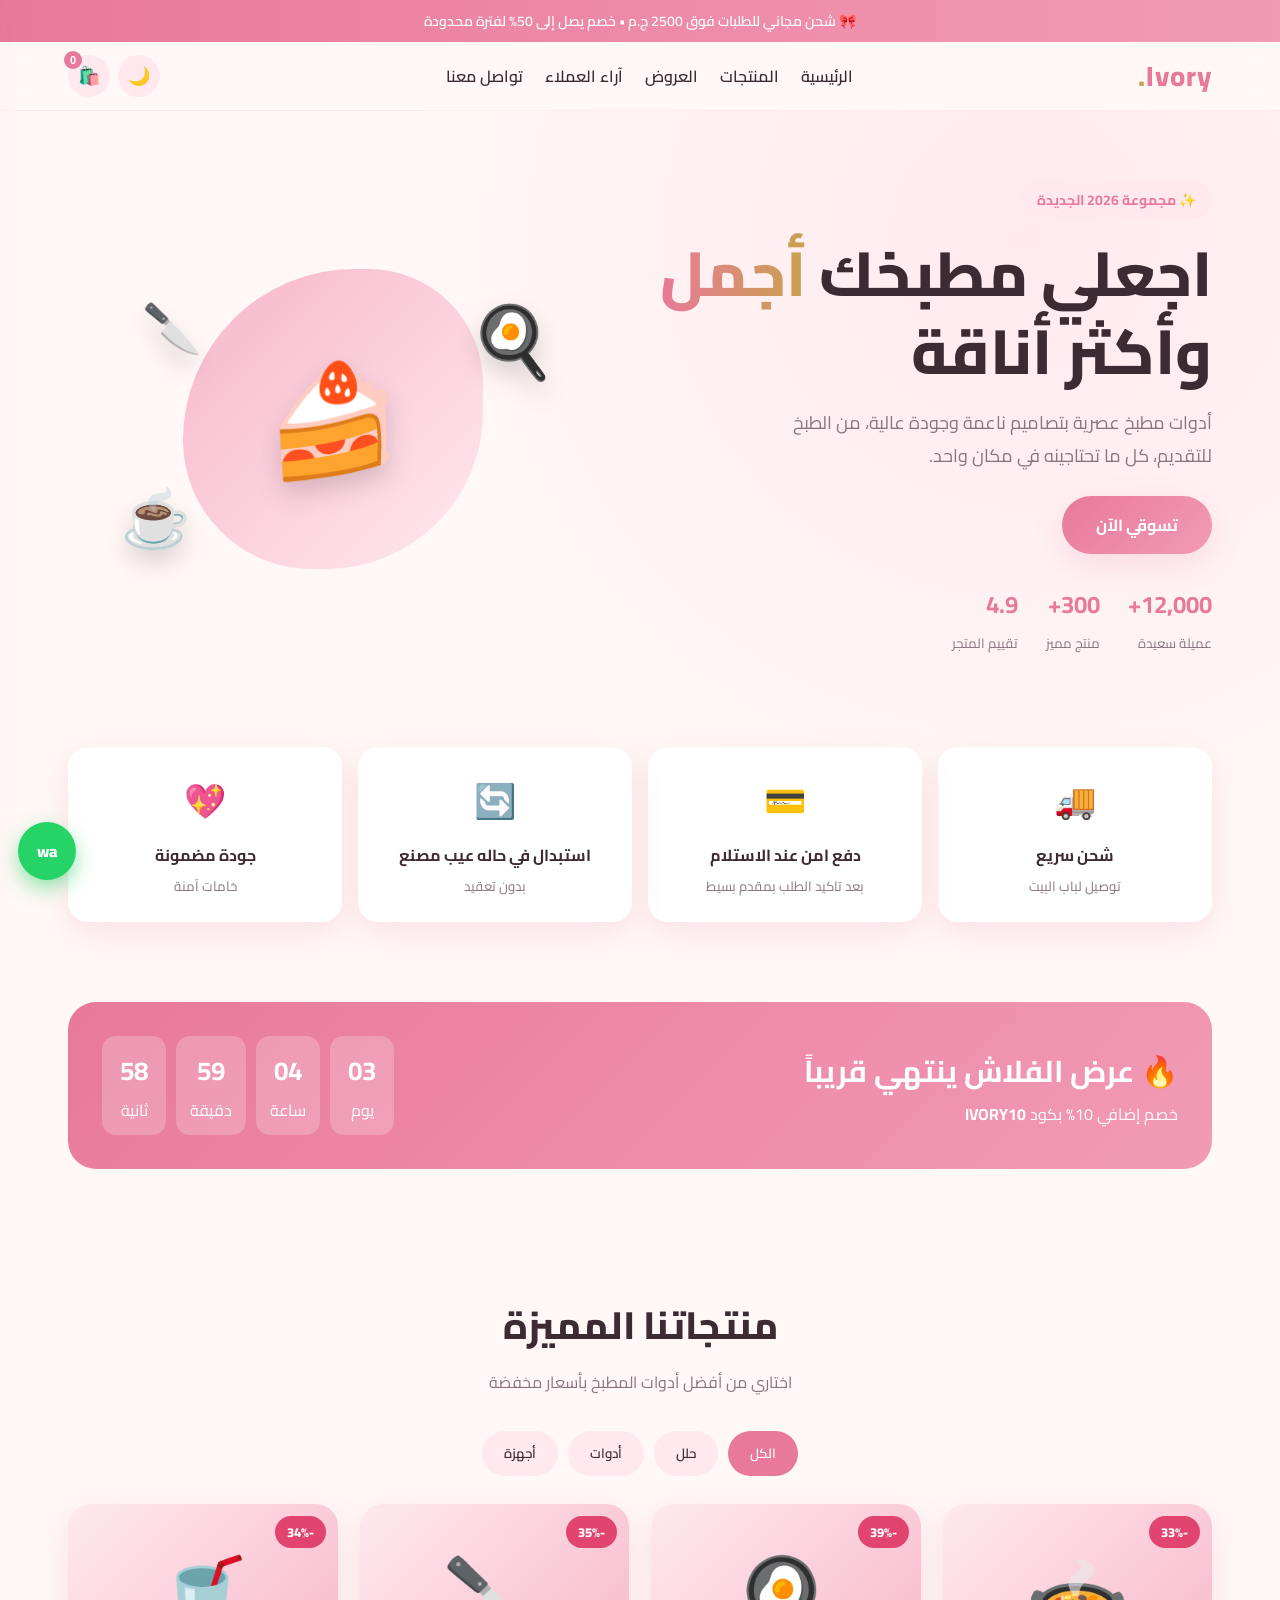
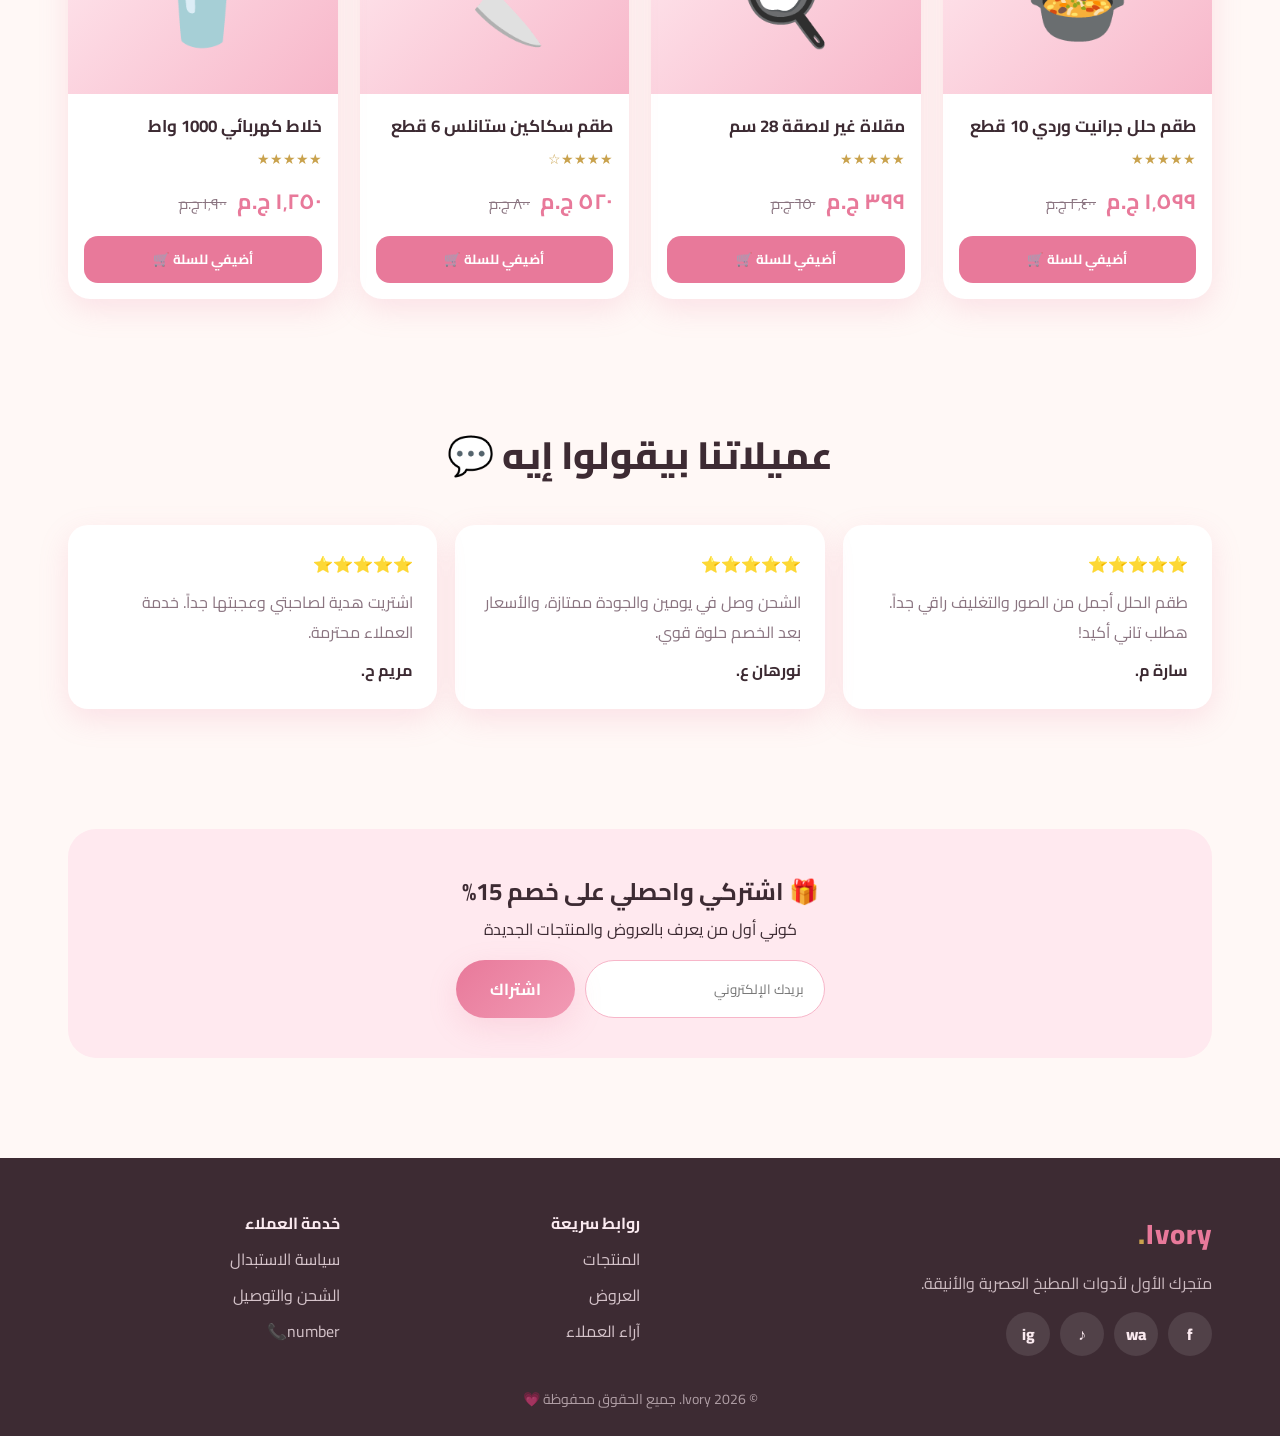
<file: index.html>
<!DOCTYPE html>
<html lang="ar" dir="rtl">
<head>
<meta charset="utf-8">
<meta name="viewport" content="width=device-width, initial-scale=1, viewport-fit=cover">
<title>Ivory | أدوات مطبخ بأناقة</title>
<link href="https://fonts.googleapis.com/css2?family=Cairo:wght@400;600;800&display=swap" rel="stylesheet">
<link rel="stylesheet" href="style.css">
</head>
<body>
<div class="top">🎀 شحن مجاني للطلبات فوق 2500 ج.م • خصم يصل إلى 50% لفترة محدودة</div>
<nav><div class="wrap">
<a class="logo" href="#">Ivory<span>.</span></a>
<div class="links" id="lk"><a href="#home">الرئيسية</a><a href="#shop">المنتجات</a><a href="#deal">العروض</a><a href="#rev">آراء العملاء</a><a href="#contact">تواصل معنا</a></div>
<div class="ic"><button class="btn-i" id="th" aria-label="الوضع">🌙</button><button class="btn-i" id="cb" aria-label="السلة">🛍️<b id="cc">0</b></button><button class="btn-i" id="bg" aria-label="القائمة">☰</button></div>
</div></nav>

<header class="hero" id="home"><div class="wrap">
<div class="rv"><span class="tag">✨ مجموعة 2026 الجديدة</span>
<h1>اجعلي مطبخك <em>أجمل</em> وأكثر أناقة</h1>
<p>أدوات مطبخ عصرية بتصاميم ناعمة وجودة عالية، من الطبخ للتقديم، كل ما تحتاجينه في مكان واحد.</p>
<a class="cta" href="#shop">تسوقي الآن</a>
<div class="stats"><div><b data-n="12000">0</b><small>عميلة سعيدة</small></div><div><b data-n="300">0</b><small>منتج مميز</small></div><div><b data-n="4.9">0</b><small>تقييم المتجر</small></div></div></div>
<div class="art"><div class="blob"></div><span class="fl">🍳</span><span class="fl">☕</span><span class="fl">🔪</span><span class="fl">🍰</span></div>
</div></header>

<section style="padding-top:0"><div class="wrap feat rv">
<div class="f"><i>🚚</i><b>شحن سريع</b><small>توصيل لباب البيت</small></div>
<div class="f"><i>💳</i><b>دفع امن عند الاستلام</b><small>بعد تاكيد الطلب بمقدم بسيط</small></div>
<div class="f"><i>🔄</i><b>استبدال في حاله عيب مصنع</b><small>بدون تعقيد</small></div>
<div class="f"><i>💖</i><b>جودة مضمونة</b><small>خامات آمنة</small></div>
</div></section>

<section id="deal" style="padding-top:20px"><div class="wrap"><div class="deal rv">
<div><h3>🔥 عرض الفلاش ينتهي قريباً</h3><p>خصم إضافي 10% بكود <b>IVORY10</b></p></div>
<div class="cd"><div><b id="d1">00</b>يوم</div><div><b id="d2">00</b>ساعة</div><div><b id="d3">00</b>دقيقة</div><div><b id="d4">00</b>ثانية</div></div>
</div></div></section>

<section id="shop"><div class="wrap">
<div class="st rv"><h2>منتجاتنا المميزة</h2><p>اختاري من أفضل أدوات المطبخ بأسعار مخفضة</p></div>
<div class="tabs rv" id="tabs"></div>
<div class="grid" id="grid"></div>
</div></section>

<section id="rev"><div class="wrap">
<div class="st rv"><h2>عميلاتنا بيقولوا إيه 💬</h2></div>
<div class="tm">
<div class="t rv">⭐⭐⭐⭐⭐<p>طقم الحلل أجمل من الصور والتغليف راقي جداً. هطلب تاني أكيد!</p><b>سارة م.</b></div>
<div class="t rv">⭐⭐⭐⭐⭐<p>الشحن وصل في يومين والجودة ممتازة، والأسعار بعد الخصم حلوة قوي.</p><b>نورهان ع.</b></div>
<div class="t rv">⭐⭐⭐⭐⭐<p>اشتريت هدية لصاحبتي وعجبتها جداً. خدمة العملاء محترمة.</p><b>مريم ح.</b></div>
</div></div></section>

<section><div class="wrap"><div class="nl rv"><h2>🎁 اشتركي واحصلي على خصم 15%</h2><p>كوني أول من يعرف بالعروض والمنتجات الجديدة</p>
<form id="nf"><input type="email" required placeholder="بريدك الإلكتروني"><button class="cta" style="margin:0;animation:none">اشتراك</button></form></div></div></section>

<footer id="contact"><div class="wrap"><div class="fg">
<div><div class="logo">Ivory<span>.</span></div><p style="opacity:.75;margin-top:8px">متجرك الأول لأدوات المطبخ العصرية والأنيقة.</p>
<div class="soc"><a href="https://www.facebook.com/profile.php?id=61594029749619&amp;locale=ar_AR" target="_blank" rel="noopener" aria-label="Facebook">f</a><a href="https://wa.me/201065594784" target="_blank" rel="noopener" aria-label="WhatsApp">wa</a><a href="https://www.tiktok.com/@ivory.kitchen0" target="_blank" rel="noopener" aria-label="TikTok">♪</a><a href="https://instagram.com" target="_blank" rel="noopener" aria-label="Instagram">ig</a></div></div>
<div><b>روابط سريعة</b><a href="#shop">المنتجات</a><a href="#deal">العروض</a><a href="#rev">آراء العملاء</a></div>
<div><b>خدمة العملاء</b><a href="#">سياسة الاستبدال</a><a href="#">الشحن والتوصيل</a><a href="tel:+201099498570">number📞</a></div>
</div><div class="cp">© 2026 Ivory. جميع الحقوق محفوظة 💗</div></div></footer>

<a class="wa" href="https://wa.me/201099498570" target="_blank" rel="noopener" aria-label="WhatsApp">wa</a>
<div class="ov" id="ov"></div>
<aside class="dr" id="dr"><div style="display:flex;justify-content:space-between;align-items:center"><h3>🛍️ سلة المشتريات</h3><button class="btn-i" id="cl">✕</button></div>
<div id="items"></div><div class="tot"><span>الإجمالي</span><span id="tt">0 ج.م</span></div><button class="cta" style="margin:0;width:100%" id="ck">إتمام الطلب عبر واتساب</button></aside>
<div class="toast" id="ts"></div>

<script src="config.js"></script>
<script src="script.js"></script>
</body>
</html>
</file>
<file: style.css>
/* ========== Variables & Themes ========== */

:root {
  --bg: #fff8f6;
  --card: #fff;
  --tx: #3d2b33;
  --mu: #8a7480;
  --p: #e8799a;
  --p2: #f7b6c9;
  --g: #c9a24d;
  --soft: #ffe9ef;
  --sh: 0 10px 30px rgba(232, 121, 154, .18);
  box-sizing: border-box;
  padding-top: env(safe-area-inset-top, 0px);
  padding-bottom: env(safe-area-inset-bottom, 0px);
}

@media (prefers-color-scheme:dark) {
  :root:not([data-theme="light"]) {
    --bg: #241a1f;
    --card: #2f2229;
    --tx: #fbeaf0;
    --mu: #c5a9b4;
    --soft: #3b2a33;
    --sh: 0 10px 30px rgba(0, 0, 0, .4);
  }
}

:root[data-theme="dark"] {
  --bg: #241a1f;
  --card: #2f2229;
  --tx: #fbeaf0;
  --mu: #c5a9b4;
  --soft: #3b2a33;
  --sh: 0 10px 30px rgba(0, 0, 0, .4);
}

/* ========== Base ========== */

* {
  box-sizing: border-box;
  margin: 0;
}

html {
  scroll-behavior: smooth;
  scroll-padding-top: 80px;
  height: 100%;
}

body {
  font-family: Cairo, Tahoma, sans-serif;
  background: var(--bg);
  color: var(--tx);
  overflow-x: hidden;
}

a {
  color: inherit;
  text-decoration: none;
}

.wrap {
  max-width: 1180px;
  margin: auto;
  padding: 0 18px;
}

/* ========== Top Bar ========== */

.top {
  background: linear-gradient(90deg, var(--p), #f29bb5, var(--p));
  background-size: 200%;
  animation: slide 6s linear infinite;
  color: #fff;
  text-align: center;
  padding: 8px;
  font-size: 14px;
  font-weight: 600;
}

@keyframes slide {
  to {
    background-position: 200%;
  }
}

/* ========== Navbar ========== */

nav {
  position: sticky;
  top: env(safe-area-inset-top, 0px);
  z-index: 20;
  background: color-mix(in srgb, var(--bg) 85%, transparent);
  backdrop-filter: blur(12px);
  border-bottom: 1px solid var(--soft);
}

nav .wrap {
  display: flex;
  align-items: center;
  justify-content: space-between;
  height: 68px;
  gap: 12px;
}

.logo {
  font-size: 28px;
  font-weight: 800;
  color: var(--p);
  letter-spacing: 1px;
}

.logo span {
  color: var(--g);
}

.links {
  display: flex;
  gap: 22px;
  font-weight: 600;
}

.links a {
  position: relative;
}

.links a:after {
  content: "";
  position: absolute;
  bottom: -4px;
  right: 0;
  width: 0;
  height: 2px;
  background: var(--p);
  transition: .3s;
}

.links a:hover:after {
  width: 100%;
}

.ic {
  display: flex;
  gap: 8px;
}

.btn-i {
  border: 0;
  background: var(--soft);
  color: var(--tx);
  width: 42px;
  height: 42px;
  border-radius: 50%;
  font-size: 18px;
  cursor: pointer;
  position: relative;
  transition: .3s;
}

.btn-i:hover {
  transform: scale(1.1) rotate(-6deg);
  background: var(--p2);
}

#cc {
  position: absolute;
  top: -4px;
  left: -4px;
  background: var(--p);
  color: #fff;
  font-size: 11px;
  min-width: 18px;
  height: 18px;
  border-radius: 9px;
  display: grid;
  place-items: center;
}

#bg {
  display: none;
}

/* ========== Hero ========== */

.hero {
  position: relative;
  overflow: hidden;
  padding: 70px 0 90px;
  background: radial-gradient(circle at 80% 20%, var(--soft), transparent 55%);
}

.hero .wrap {
  display: grid;
  grid-template-columns: 1.1fr 1fr;
  align-items: center;
  gap: 30px;
}

.tag {
  display: inline-block;
  background: var(--soft);
  color: var(--p);
  padding: 6px 16px;
  border-radius: 30px;
  font-weight: 700;
  font-size: 14px;
}

h1 {
  font-size: clamp(34px, 5.5vw, 62px);
  line-height: 1.25;
  margin: 16px 0;
  font-weight: 800;
}

h1 em {
  font-style: normal;
  background: linear-gradient(90deg, var(--p), var(--g));
  -webkit-background-clip: text;
  background-clip: text;
  color: transparent;
}

.hero p {
  color: var(--mu);
  font-size: 18px;
  max-width: 480px;
}

.cta {
  display: inline-block;
  margin-top: 24px;
  background: linear-gradient(135deg, var(--p), #f29bb5);
  color: #fff;
  padding: 14px 34px;
  border-radius: 40px;
  font-weight: 700;
  border: 0;
  font-family: inherit;
  font-size: 16px;
  cursor: pointer;
  box-shadow: var(--sh);
  transition: .3s;
  animation: pulse 2.4s infinite;
}

.cta:hover {
  transform: translateY(-4px) scale(1.04);
}

@keyframes pulse {
  0% {
    box-shadow: 0 0 0 0 rgba(232, 121, 154, .5);
  }

  70% {
    box-shadow: 0 0 0 18px transparent;
  }

  100% {
    box-shadow: 0 0 0 0 transparent;
  }
}

.art {
  position: relative;
  height: 360px;
  display: grid;
  place-items: center;
}

.blob {
  position: absolute;
  width: 300px;
  height: 300px;
  background: linear-gradient(135deg, var(--p2), var(--soft));
  border-radius: 60% 40% 55% 45%;
  animation: morph 8s ease-in-out infinite;
}

@keyframes morph {
  50% {
    border-radius: 40% 60% 45% 55%;
    transform: rotate(25deg);
  }
}

.fl {
  position: absolute;
  font-size: 70px;
  animation: fl 4s ease-in-out infinite;
  filter: drop-shadow(0 12px 12px rgba(0, 0, 0, .15));
}

.fl:nth-child(2) {
  top: 10%;
  right: 8%;
}

.fl:nth-child(3) {
  bottom: 8%;
  left: 10%;
  animation-delay: -1s;
  font-size: 56px;
}

.fl:nth-child(4) {
  top: 12%;
  left: 14%;
  animation-delay: -2s;
  font-size: 48px;
}

.fl:nth-child(5) {
  font-size: 110px;
}

@keyframes fl {
  50% {
    transform: translateY(-22px) rotate(8deg);
  }
}

.stats {
  display: flex;
  gap: 28px;
  margin-top: 28px;
  flex-wrap: wrap;
}

.stats b {
  font-size: 24px;
  color: var(--p);
  display: block;
}

.stats small {
  color: var(--mu);
}

/* ========== Sections & Features ========== */

section {
  padding: 60px 0;
}

.st {
  text-align: center;
  margin-bottom: 34px;
}

.st h2 {
  font-size: clamp(26px, 4vw, 38px);
  font-weight: 800;
}

.st p {
  color: var(--mu);
  margin-top: 6px;
}

.feat {
  display: grid;
  grid-template-columns: repeat(4, 1fr);
  gap: 16px;
}

.f {
  background: var(--card);
  border-radius: 20px;
  padding: 22px;
  text-align: center;
  box-shadow: var(--sh);
  transition: .3s;
}

.f:hover {
  transform: translateY(-8px);
}

.f i {
  font-style: normal;
  font-size: 34px;
  display: block;
  margin-bottom: 8px;
}

.f b {
  display: block;
}

.f small {
  color: var(--mu);
}

/* ========== Flash Deal & Countdown ========== */

.deal {
  background: linear-gradient(135deg, var(--p), #f29bb5);
  color: #fff;
  border-radius: 28px;
  padding: 34px;
  display: flex;
  justify-content: space-between;
  align-items: center;
  gap: 20px;
  flex-wrap: wrap;
}

.deal h3 {
  font-size: 30px;
}

.cd {
  display: flex;
  gap: 10px;
}

.cd div {
  background: rgba(255, 255, 255, .22);
  border-radius: 14px;
  padding: 10px 14px;
  text-align: center;
  min-width: 64px;
}

.cd b {
  font-size: 26px;
  display: block;
}

/* ========== Product Tabs ========== */

.tabs {
  display: flex;
  gap: 10px;
  justify-content: center;
  flex-wrap: wrap;
  margin-bottom: 28px;
}

.tab {
  border: 0;
  background: var(--soft);
  color: var(--tx);
  padding: 10px 22px;
  border-radius: 30px;
  font-family: inherit;
  font-weight: 600;
  cursor: pointer;
  transition: .3s;
}

.tab.on,
.tab:hover {
  background: var(--p);
  color: #fff;
}

/* ========== Product Grid ========== */

.grid {
  display: grid;
  grid-template-columns: repeat(auto-fill, minmax(250px, 1fr));
  gap: 22px;
}

.pc {
  background: var(--card);
  border-radius: 22px;
  overflow: hidden;
  box-shadow: var(--sh);
  transition: .4s;
  position: relative;
}

.pc:hover {
  transform: translateY(-10px);
}

.pi {
  height: 190px;
  display: grid;
  place-items: center;
  font-size: 84px;
  background: linear-gradient(135deg, var(--soft), var(--p2));
  transition: .5s;
}

.pc:hover .pi {
  transform: scale(1.08) rotate(-4deg);
}

.dis {
  position: absolute;
  top: 12px;
  right: 12px;
  background: #e0446f;
  color: #fff;
  font-weight: 800;
  font-size: 13px;
  padding: 4px 12px;
  border-radius: 20px;
}

.pb {
  padding: 16px;
}

.pb h4 {
  font-size: 17px;
}

.rt {
  color: var(--g);
  font-size: 14px;
  margin: 4px 0;
}

.pr {
  display: flex;
  align-items: baseline;
  gap: 10px;
  margin: 8px 0 14px;
}

.pr b {
  font-size: 22px;
  color: var(--p);
}

.pr s {
  color: var(--mu);
  font-size: 15px;
}

.add {
  width: 100%;
  border: 0;
  background: var(--p);
  color: #fff;
  padding: 11px;
  border-radius: 14px;
  font-family: inherit;
  font-weight: 700;
  cursor: pointer;
  transition: .3s;
}

.add:hover {
  background: #d4567c;
  letter-spacing: .5px;
}

/* ========== Scroll Reveal ========== */

.rv {
  opacity: 0;
  transform: translateY(40px);
  transition: .8s;
}

.rv.in {
  opacity: 1;
  transform: none;
}

/* ========== Testimonials ========== */

.tm {
  display: grid;
  grid-template-columns: repeat(3, 1fr);
  gap: 18px;
}

.t {
  background: var(--card);
  border-radius: 20px;
  padding: 24px;
  box-shadow: var(--sh);
}

.t p {
  color: var(--mu);
  margin: 8px 0;
}

/* ========== Newsletter ========== */

.nl {
  background: var(--soft);
  border-radius: 28px;
  padding: 40px 20px;
  text-align: center;
}

.nl form {
  display: flex;
  gap: 10px;
  justify-content: center;
  margin-top: 16px;
  flex-wrap: wrap;
}

.nl input {
  padding: 13px 20px;
  border-radius: 30px;
  border: 1px solid var(--p2);
  min-width: 240px;
  font-family: inherit;
  background: var(--card);
  color: var(--tx);
}

/* ========== Footer ========== */

footer {
  background: #3d2b33;
  color: #fbeaf0;
  padding: 50px 0 24px;
  margin-top: 40px;
}

.fg {
  display: grid;
  grid-template-columns: 2fr 1fr 1fr;
  gap: 28px;
}

footer a {
  display: block;
  opacity: .8;
  margin: 6px 0;
}

footer a:hover {
  opacity: 1;
  color: var(--p2);
}

.soc {
  display: flex;
  gap: 10px;
  margin-top: 14px;
}

.soc a {
  width: 44px;
  height: 44px;
  border-radius: 50%;
  background: rgba(255, 255, 255, .1);
  display: grid;
  place-items: center;
  font-weight: 800;
  margin: 0;
  opacity: 1;
  transition: .3s;
}

.soc a:hover {
  transform: translateY(-6px) rotate(8deg);
  background: var(--p);
}

.cp {
  text-align: center;
  opacity: .6;
  margin-top: 30px;
  font-size: 14px;
}

/* ========== Floating WhatsApp ========== */

.wa {
  position: fixed;
  bottom: calc(20px + env(safe-area-inset-bottom, 0px));
  left: 18px;
  width: 58px;
  height: 58px;
  border-radius: 50%;
  background: #25d366;
  color: #fff;
  display: grid;
  place-items: center;
  font-weight: 800;
  z-index: 30;
  animation: pulse 2s infinite;
  box-shadow: 0 8px 20px rgba(37, 211, 102, .5);
}

/* ========== Cart Drawer ========== */

.dr {
  position: fixed;
  top: 0;
  bottom: 0;
  left: 0;
  width: min(400px, 100%);
  background: var(--card);
  z-index: 50;
  transform: translateX(-105%);
  transition: .45s cubic-bezier(.2, .8, .2, 1);
  display: flex;
  flex-direction: column;
  padding: 20px;
  padding-top: calc(20px + env(safe-area-inset-top, 0px));
  box-shadow: var(--sh);
}

.dr.open {
  transform: none;
}

.ov {
  position: fixed;
  inset: 0;
  background: rgba(0, 0, 0, .45);
  z-index: 40;
  opacity: 0;
  pointer-events: none;
  transition: .3s;
}

.ov.open {
  opacity: 1;
  pointer-events: auto;
}

#items {
  flex: 1;
  overflow: auto;
  margin: 14px 0;
}

.ci {
  display: flex;
  gap: 12px;
  align-items: center;
  padding: 10px 0;
  border-bottom: 1px solid var(--soft);
  animation: pop .4s;
}

@keyframes pop {
  from {
    opacity: 0;
    transform: scale(.8);
  }
}

.ci span.e {
  font-size: 34px;
  background: var(--soft);
  border-radius: 12px;
  padding: 6px;
}

.ci div {
  flex: 1;
}

.q button {
  border: 0;
  background: var(--soft);
  color: var(--tx);
  width: 26px;
  height: 26px;
  border-radius: 50%;
  cursor: pointer;
}

.tot {
  display: flex;
  justify-content: space-between;
  font-weight: 800;
  font-size: 20px;
  margin-bottom: 12px;
}

/* ========== Toast Notification ========== */

.toast {
  position: fixed;
  bottom: 90px;
  right: 50%;
  transform: translate(50%, 30px);
  background: var(--tx);
  color: var(--bg);
  padding: 12px 22px;
  border-radius: 30px;
  opacity: 0;
  transition: .4s;
  z-index: 60;
  pointer-events: none;
}

.toast.show {
  opacity: 1;
  transform: translate(50%, 0);
}

/* ========== Responsive ========== */

@media (max-width:820px) {
  .links {
    display: none;
  }

  .links.open {
    display: flex;
    flex-direction: column;
    position: absolute;
    top: 68px;
    right: 0;
    left: 0;
    background: var(--bg);
    padding: 20px;
    gap: 14px;
    box-shadow: var(--sh);
  }

  #bg {
    display: grid;
  }

  .hero .wrap,
  .fg,
  .tm {
    grid-template-columns: 1fr;
  }

  .feat {
    grid-template-columns: 1fr 1fr;
  }

  .art {
    height: 260px;
  }

  .blob {
    width: 220px;
    height: 220px;
  }

  .hero {
    padding-top: 40px;
  }
}

/* ========== Reduced Motion ========== */

@media (prefers-reduced-motion:reduce) {
  * {
    animation: none!important;
    transition: none!important;
  }
}

/* ========== Product Images ========== */

.pi {
  overflow: hidden;
}

.pi img {
  width: 100%;
  height: 100%;
  object-fit: cover;
}

.ci span.e {
  width: 52px;
  height: 52px;
  display: grid;
  place-items: center;
  overflow: hidden;
  flex-shrink: 0;
}

.ci span.e img {
  width: 100%;
  height: 100%;
  object-fit: cover;
  border-radius: 8px;
}
</file>
